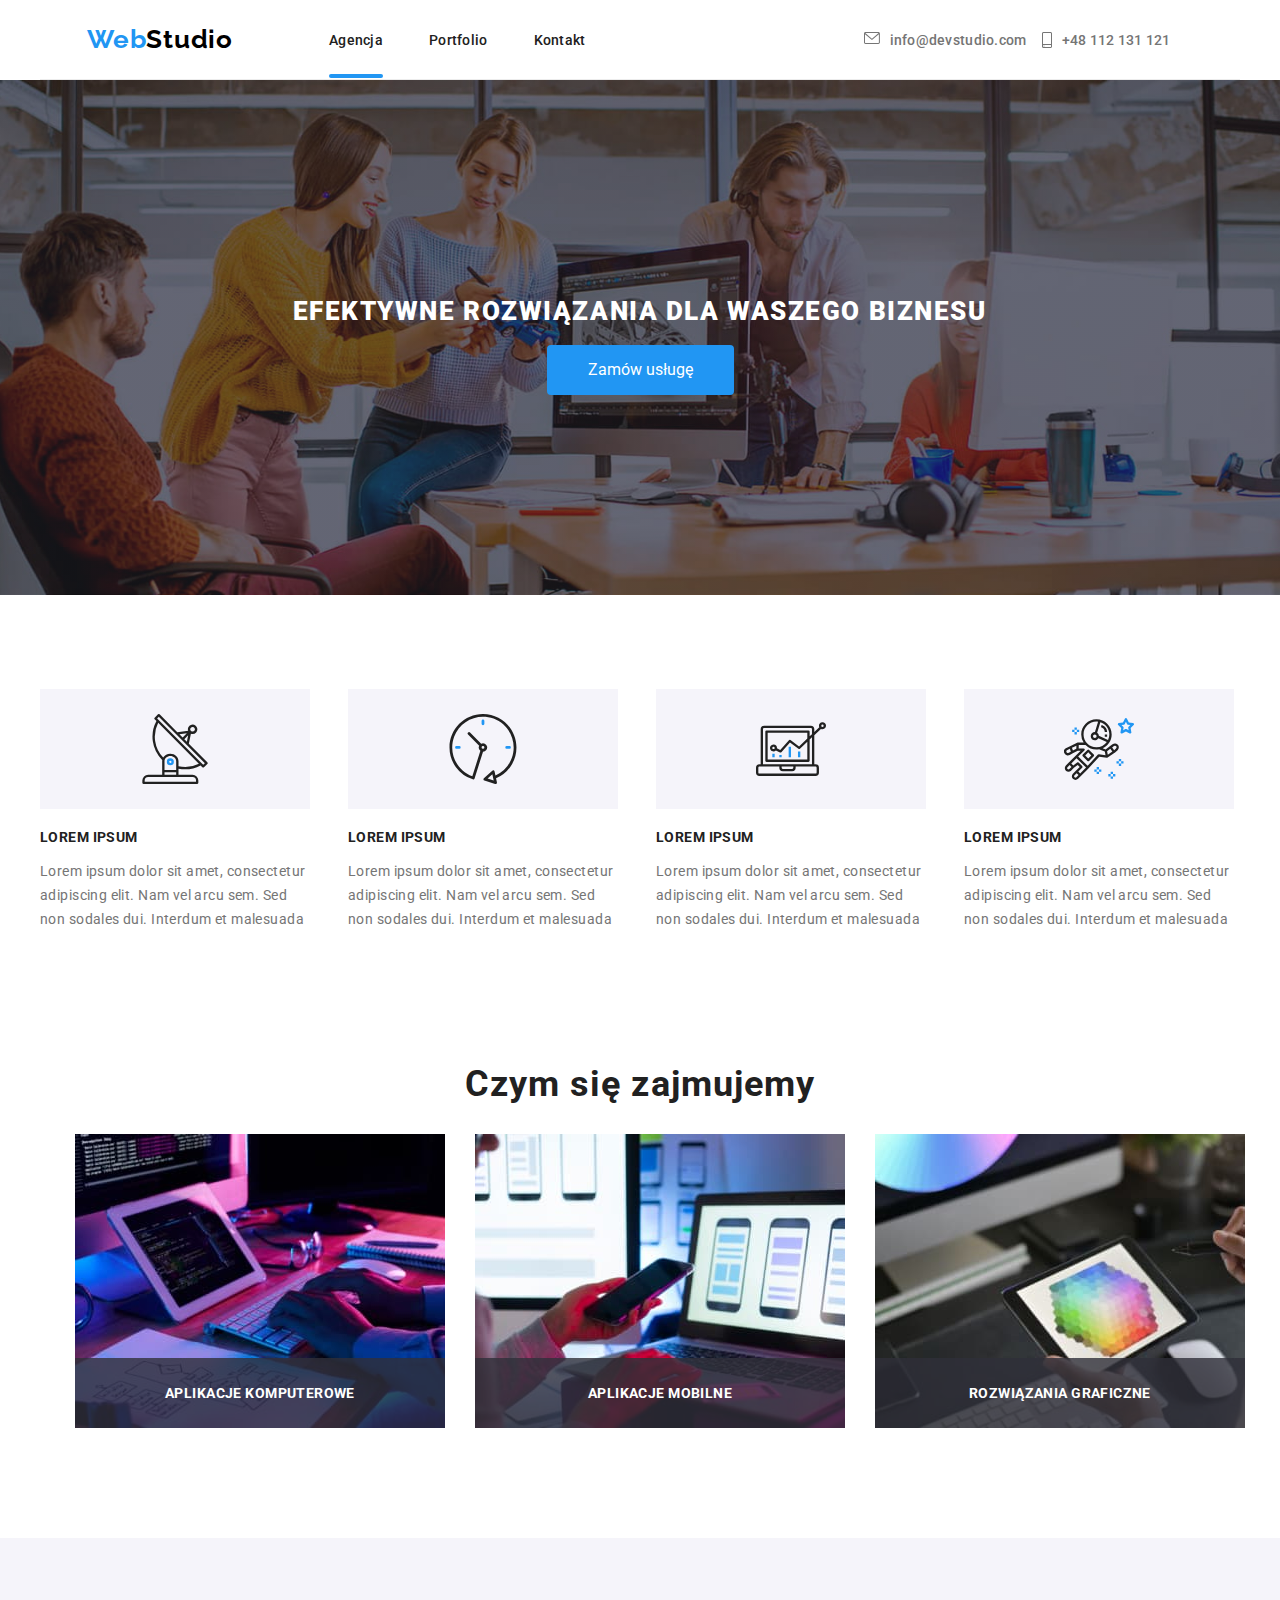
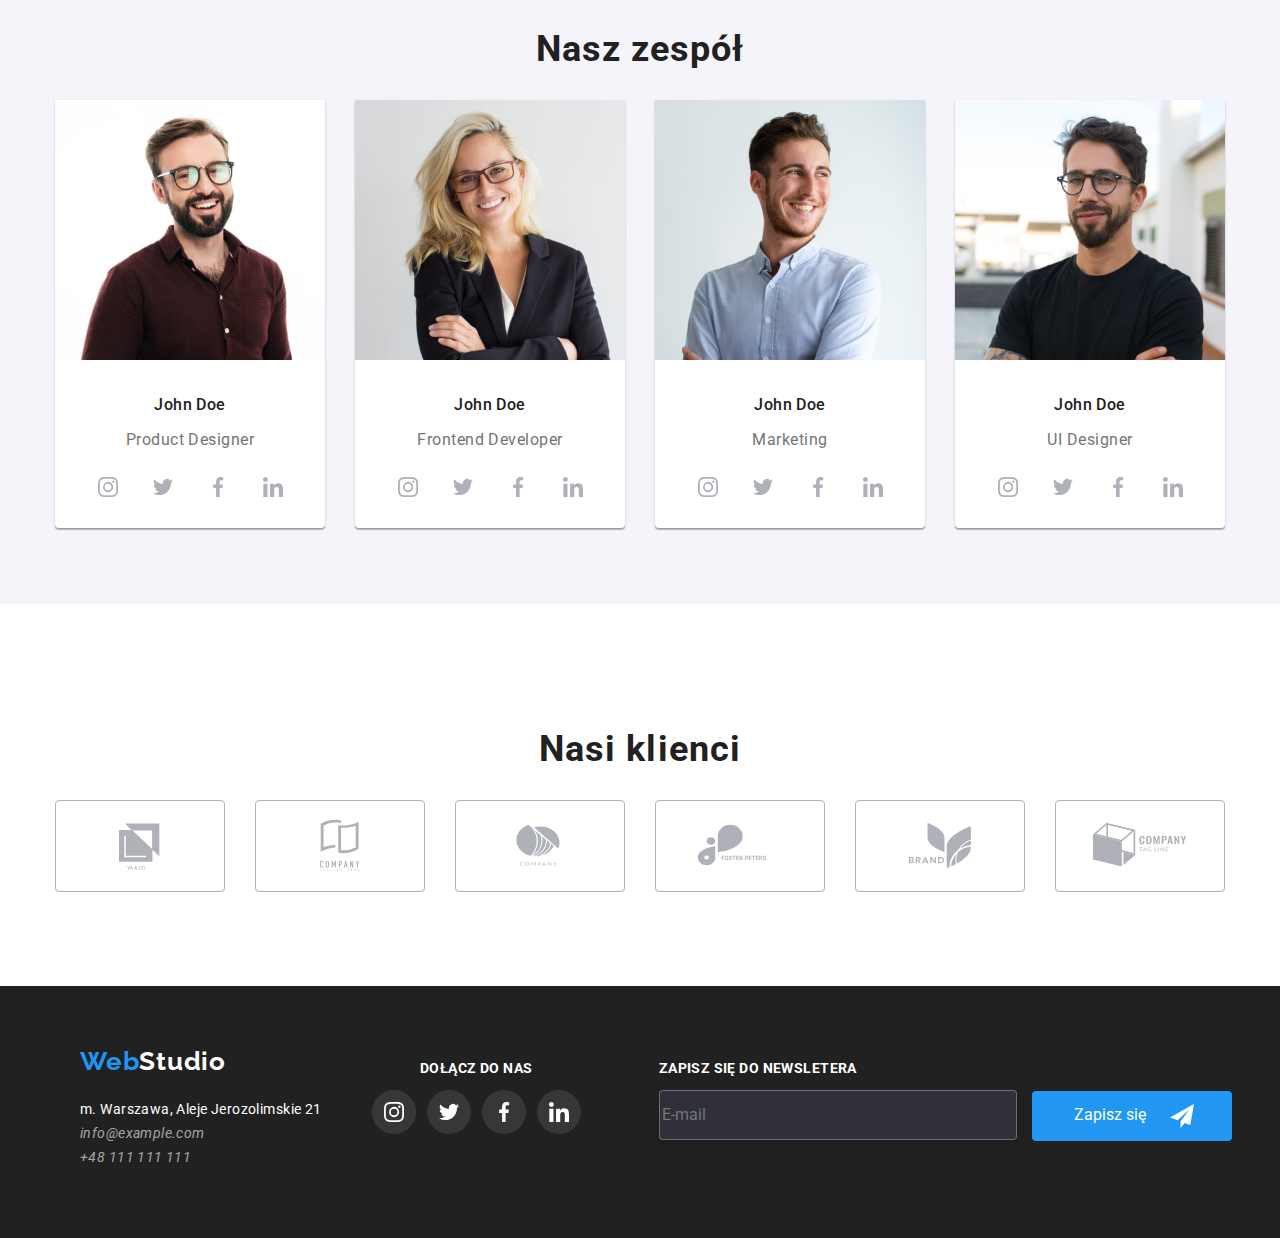
<file: index.html>
<!DOCTYPE html>
<html lang="en">
  <head>
    <link rel="stylesheet" href="CSS/normalize.css" />
    <link rel="stylesheet" href="CSS/main.min.css" />
    <meta charset="UTF-8" />
    <meta http-equiv="X-UA-Compatible" content="IE=edge" />
    <meta name="viewport" content="width=device-width, initial-scale=1.0" />
    <title>Studio</title>
    <link rel="preconnect" href="https://fonts.googleapis.com" />
    <link rel="preconnect" href="https://fonts.gstatic.com" crossorigin />
    <link
      href="https://fonts.googleapis.com/css2?family=Raleway:wght@700&family=Roboto:wght@400;500;700;900&display=swap"
      rel="stylesheet"
    />
  </head>
  <body>

    <header class="header">

     
          
      <div class="container header__container">

        
        <div class="header__logo">
          <a
            class="logo-link header__logo-link"
            href="index.html"
            target="_blank"
            rel="noreferrer noopener"
          >
            <span class="logo-part">Web</span>Studio</a
          >
        </div>

  <button class="nav__btn" type="button" data-menu-open>
            <svg class="nav__icon" width="40px" height="40px">
              <use href="./images/icons.svg#menu-mobile"></use>
            </svg>
          </button>

        <nav class="main-nav">
        <ul class="main-nav__list">
          <li>
            <a class="link main-nav__link main-nav__link--underline" href="index.html">Agencja</a>
          </li>
          <li>
            <a class="link main-nav__link" href="portfolio.html">Portfolio</a>
          </l>
          <li>
            <a class="link main-nav__link" href="#" target="_blank" rel="noreferrer noopener">Kontakt</a>
          </li>
        </ul> 
      </nav> 

        <div class="contacts">
      <ul class="contacts__list">
        <li class="contacts__element"> <svg width="16" height="12">
          <use href="./images/icons.svg#icon-envelope"></use>
          </svg><a class="link contacts__link contacts__link--mail" href="mailto:info@devstudio.com">info@devstudio.com</a></li>
        <li class="contacts__element"><svg width="10" height="16">
          <use href="./images/icons.svg#icon-smartphone"></use>
          </svg><a class=" link contacts__link contacts__link--tel" href="tel:+48112131121">+48 112 131 121</a></li>
      </ul> 
      </div>
      </div>
    </header>

     <main>
      <section class="section main-title">
        <div class="container main-title__container">
          <h1 class="main-title__h1">
            EFEKTYWNE ROZWIĄZANIA DLA WASZEGO BIZNESU
          </h1>
          <button type="button" class="main-title__button" data-modal-open>
            Zamów usługę
          </button>
        </div>
      </section>

        <!-- MODAL CLOSE   -->
 
      <div class="backdrop backdrop--is-hidden" data-modal>
        <div class="backdrop__modal">
          <button type="button" class="backdrop__close-btn" data-modal-close>
            <svg width="11" height="11">
              <use href="./images/icons.svg#icon-close-black-18dp-2-1"></use>
            </svg>
          </button>

          <form class="backdrop__form">
            <p class="backdrop__header">
              Zostaw swoje dane w formularzu poniżej
            </p>

            <fieldset class="backdrop__fieldset">
              <label class="backdrop__label"> Imię </label>
              <svg class="backdrop__icon" width="14" height="14">
                <use href="./images/icons.svg#icon-person-black"></use>
              </svg>
              <input class="backdrop__input" type="text" name="name" />
            </fieldset>
            <fieldset class="backdrop__fieldset">
              <label class="backdrop__label"> Telefon </label>
              <svg class="backdrop__icon" width="14" height="14">
                <use href="./images/icons.svg#icon-phone-black"></use>
              </svg>
              <input class="backdrop__input" type="tel" name="phone_number" />
            </fieldset>
            <fieldset class="backdrop__fieldset">
              <label class="backdrop__label"> E-mail </label>
              <svg class="backdrop__icon" width="14" height="14">
                <use href="./images/icons.svg#icon-e-mail-black"></use>
              </svg>

              <input class="backdrop__input" type="email" name="email" />
            </fieldset>

            <fieldset class="backdrop__comment">
              <label class="backdrop__label--comment"> Komentarz </label>
              <textarea
                class="backdrop__textarea"
                name="comment"
                rows="5"
              ></textarea>
            </fieldset>

            <label class="backdrop__checkbox">
              <input
                class="backdrop__checkbox-input"
                type="checkbox"
                name="consent"
              />
              <span>
                <svg class="backdrop__checkbox-icon" width="11" height="8">
                  <use href="./images/icons.svg#icon-check"></use>
                </svg>
              </span>
              Oświadczam iż akceptuję&nbsp<a
                class="backdrop__consent-link"
                href="#"
              >
                Regulamin</a
              >&nbspi&nbsp<a class="backdrop__consent-link" href="#">
                Politykę Prywatności.</a
              >
            </label>
            <div class="backdrop__button-box">
              <button type="submit" class="submit-button">Wyślij</button>
            </div>
          </form>
        </div>
      </div> 

       <div class="motives">
        <ul class="list icons-list">
          <li class="icons-list__item">
            <figure class="motives__figure">
              <svg class="icon" width="70" height="70">
                <use href="./images/icons.svg#icon-antenna-1"></use>
              </svg>
            </figure>
            <span class="motives__lorem-title">LOREM IPSUM</span>
            <div class="motives__lorem-paragraph-container">
              <p class="motives__lorem-paragraph">
                Lorem ipsum dolor sit amet, consectetur adipiscing elit. Nam vel
                arcu sem. Sed non sodales dui. Interdum et malesuada
              </p>
            </div>
          </li>
          <li class="icons-list__item">
            <figure class="motives__figure">
              <svg class="icon" width="70" height="70">
                <use href="./images/icons.svg#icon-clock1"></use>
              </svg>
            </figure>
            <span class="motives__lorem-title">LOREM IPSUM</span>
            <div class="motives__lorem-paragraph-container">
              <p class="motives__lorem-paragraph">
                Lorem ipsum dolor sit amet, consectetur adipiscing elit. Nam vel
                arcu sem. Sed non sodales dui. Interdum et malesuada
              </p>
            </div>
          </li>
          <li class="icons-list__item">
            <figure class="motives__figure">
              <svg class="icon" width="70" height="70">
                <use href="./images/icons.svg#icon-diagram1"></use>
              </svg>
            </figure>
            <span class="motives__lorem-title">LOREM IPSUM</span>
            <div class="motives__lorem-paragraph-container">
              <p class="motives__lorem-paragraph">
                Lorem ipsum dolor sit amet, consectetur adipiscing elit. Nam vel
                arcu sem. Sed non sodales dui. Interdum et malesuada
              </p>
            </div>
          </li>
          <li class="icons-list__item">
            <figure class="motives__figure">
              <svg class="icon" width="70" height="70">
                <use href="./images/icons.svg#icon-astronaut1"></use>
              </svg>
            </figure>
            <span class="motives__lorem-title">LOREM IPSUM</span>
            <div class="motives__lorem-paragraph-container">
              <p class="motives__lorem-paragraph">
                Lorem ipsum dolor sit amet, consectetur adipiscing elit. Nam vel
                arcu sem. Sed non sodales dui. Interdum et malesuada
              </p>
            </div>
          </li>
        </ul>
      </div> 


      <section class="section section-services">
        <div class="section-services__container">
          <h2 class="secondary-header">Czym się zajmujemy</h2>

          <ul class="list section-services__list">
            <li class="section-services__thumb">
              <img src="./images/box1.jpg" alt="box1" width="370" />
              <p class="section-services__label">Aplikacje komputerowe</p>
            </li>

            <li class="section-services__thumb">
              <img src="./images/box2.jpg" alt="box2" width="370" />
              <p class="section-services__label">Aplikacje mobilne</p>
            </li>

            <li class="section-services__thumb">
              <img src="./images/box3.jpg" alt="box3" width="370" />
              <p class="section-services__label">Rozwiązania graficzne</p>
            </li>
          </ul>
        </div>
      </section>




      <section class="section section-team">
        <div class="container section-team__container">
          <h2 class="secondary-header">Nasz zespół</h2>
          <ul class="list section-team__list">
            <li>
              <figure class="section-team__figure">
               
               <picture>
                  <source
                    media="(min-width: 1200px)"
                    srcset="
                    ./images/img1.webp                      1x,
                      ./images/team-webp/team1desktop@2.webp 2x
                    "
                    type="image/webp"
                  />

                  <source
                    media="(min-width: 768px)"
                    srcset="
                      ./images/team-webp/team1tablet.webp   1x,
                      ./images/team-webp/team1tablet@2.webp 2x
                    "
                    type="image/webp"
                  />

                  <source
                    media="(max-width: 767px)"
                    srcset="
                      ./images/team-webp/team1mobile.webp    1x,
                      ./images/team-webp/team1mobile@2.webp 2x
                    "
                    type="image/webp"
                  />

                  <img
                    class="section-team__photo"
                    src="./images/img1.webp"
                    alt="John Doe"
                  />
                </picture>
              

                <figcaption class="section-team__figcaption">
                  <span class="section-team__names">John Doe</span>
                  <pre class="section-team__position">Product Designer</pre>
                </figcaption>
                <ul class="list section-team__icons-list">
                  <li>
                    <svg class="icon section-team__icon" width="44" height="44">
                      <use href="./images/icons.svg#icon-ig"></use>
                    </svg>
                  </li>
                  <li>
                    <svg class="icon section-team__icon" width="44" height="44">
                      <use href="./images/icons.svg#icon-twitter-bird"></use>
                    </svg>
                  </li>
                  <li>
                    <svg class="icon section-team__icon" width="44" height="44">
                      <use href="./images/icons.svg#icon-f"></use>
                    </svg>
                  </li>
                  <li>
                    <svg class="icon section-team__icon" width="44" height="44">
                      <use href="./images/icons.svg#icon-linkedin4"></use>
                    </svg>
                  </li>
                </ul>
              </figure>
            </li>
            <li>
              <figure class="section-team__figure">
                
                 <picture>
                  <source
                    media="(min-width: 1200px)"
                    srcset="
                      ./images/img2.webp                      1x,
                      ./images/team-webp/team2desktop@2.webp 2x
                    "
                    type="image/webp"
                  />

                  <source
                    media="(min-width: 768px)"
                    srcset="
                      ./images/team-webp/team2tablet.webp   1x,
                      ./images/team-webp/team2tablet@2.webp 2x
                    "
                    type="image/webp"
                  />

                  <source
                    media="(max-width: 767px)"
                    srcset="
                      ./images/team-webp/team2mobile.webp    1x,
                      ./images/team-webp/team2mobile@2.webp 2x
                    "
                    type="image/webp"
                  />

                  <img
                    class="section-team__photo"
                    src="./images/img2.webp"
                    alt="John Doe"
                  />
                </picture>

              

                 <figcaption class="section-team__figcaption">
                  <span class="section-team__names">John Doe</span>
                  <pre class="section-team__position">Frontend Developer</pre>
                </figcaption>
                <ul class="list section-team__icons-list">
                  <li>
                    <svg class="icon section-team__icon" width="44" height="44">
                      <use
                        class="social-icon-our-team"
                        href="./images/icons.svg#icon-ig"
                      ></use>
                    </svg>
                  </li>
                  <li>
                    <svg class="icon section-team__icon" width="44" height="44">
                      <use href="./images/icons.svg#icon-twitter-bird"></use>
                    </svg>
                  </li>
                  <li>
                    <svg class="icon section-team__icon" width="44" height="44">
                      <use href="./images/icons.svg#icon-f"></use>
                    </svg>
                  </li>
                  <li>
                    <svg class="icon section-team__icon" width="44" height="44">
                      <use href="./images/icons.svg#icon-linkedin4"></use>
                    </svg>
                  </li>
                </ul>
              </figure>
            </li>

            <li>
              <figure class="section-team__figure">
                <picture>
                  <source
                    media="(min-width: 1200px)"
                    srcset="
                      ./images/img3.webp                      1x,
                      ./images/team-webp/team3desktop@2.webp 2x
                    "
                    type="image/webp"
                  />

                  <source
                    media="(min-width: 768px)"
                    srcset="
                      ./images/team-webp/team3tablet.webp   1x,
                      ./images/team-webp/team3tablet@2.webp 2x
                    "
                    type="image/webp"
                  />

                  <source
                    media="(max-width: 767px)"
                    srcset="
                      ./images/team-webp/team3mobile.webp    1x,
                      ./images/team-webp/team3mobile@2.webp 2x
                    "
                    type="image/webp"
                  />

                  <img
                    class="section-team__photo"
                    src="./images/img3.webp"
                    alt="John Doe"
                  />
                </picture>

                <figcaption class="section-team__figcaption">
                  <span class="section-team__names">John Doe</span>
                  <pre class="section-team__position">Marketing</pre>
                </figcaption>
                <ul class="list section-team__icons-list">
                  <li>
                    <svg class="icon section-team__icon" width="44" height="44">
                      <use href="./images/icons.svg#icon-ig"></use>
                    </svg>
                  </li>
                  <li>
                    <svg class="icon section-team__icon" width="44" height="44">
                      <use href="./images/icons.svg#icon-twitter-bird"></use>
                    </svg>
                  </li>
                  <li>
                    <svg class="icon section-team__icon" width="44" height="44">
                      <use href="./images/icons.svg#icon-f"></use>
                    </svg>
                  </li>
                  <li>
                    <svg class="icon section-team__icon" width="44" height="44">
                      <use href="./images/icons.svg#icon-linkedin4"></use>
                    </svg>
                  </li>
                </ul>
              </figure>
            </li>

            <li>
              <figure class="section-team__figure">
                <picture>
                  <source
                    media="(min-width: 1200px)"
                    srcset="
                      ./images/img4.webp                      1x,
                      ./images/team-webp/team4desktop@2.webp 2x
                    "
                    type="image/webp"
                  />

                  <source
                    media="(min-width: 768px)"
                    srcset="
                      ./images/team-webp/team4tablet.webp   1x,
                      ./images/team-webp/team4tablet@2.webp 2x
                    "
                    type="image/webp"
                  />

                  <source
                    media="(max-width: 767px)"
                    srcset="
                      images/team-webp/team4mobile.webp    1x,
                      /images/team-webp/team4mobile@2.webp 2x
                    "
                    type="image/webp"
                  />

                  <img
                    class="section-team__photo"
                    src="./images/img4.webp"
                    alt="John Doe"
                  />
                </picture>

                <figcaption class="section-team__figcaption">
                  <span class="section-team__names">John Doe</span>
                  <pre class="section-team__position">UI Designer</pre>
                </figcaption>
                <ul class="list section-team__icons-list">
                  <li>
                    <svg class="icon section-team__icon" width="44" height="44">
                      <use href="./images/icons.svg#icon-ig"></use>
                    </svg>
                  </li>
                  <li>
                    <svg class="icon section-team__icon" width="44" height="44">
                      <use href="./images/icons.svg#icon-twitter-bird"></use>
                    </svg>
                  </li>
                  <li>
                    <svg class="icon section-team__icon" width="44" height="44">
                      <use href="./images/icons.svg#icon-f"></use>
                    </svg>
                  </li>
                  <li>
                    <svg class="icon section-team__icon" width="44" height="44">
                      <use href="./images/icons.svg#icon-linkedin4"></use>
                    </svg>
                  </li>
                </ul>
              </figure>
            </li>
          </ul>
        </div>
      </section>

     <section class="section section-clients">
        <div>
          <h2 class="secondary-header">Nasi klienci</h2>
          <ul class="list icons-list section-clients__icons-list">
            <li>
              <figure class="section-clients__figure">
                <svg class="icon our-clients" width="106" height="60">
                  <use href="./images/icons.svg#icon-logo1"></use>
                </svg>
              </figure>
            </li>

            <li>
              <figure class="section-clients__figure">
                <svg class="icon" width="106" height="60">
                  <use href="./images/icons.svg#icon-logo2"></use>
                </svg>
              </figure>
            </li>

            <li>
              <figure class="section-clients__figure">
                <svg class="icon" width="106" height="60">
                  <use href="./images/icons.svg#icon-logo3"></use>
                </svg>
              </figure>
            </li>

            <li>
              <figure class="section-clients__figure">
                <svg class="icon" width="106" height="60">
                  <use href="./images/icons.svg#icon-logo4"></use>
                </svg>
              </figure>
            </li>

            <li>
              <figure class="section-clients__figure">
                <svg class="icon" width="106" height="60">
                  <use href="./images/icons.svg#icon-logo5"></use>
                </svg>
              </figure>
            </li>

            <li>
              <figure class="section-clients__figure">
                <svg class="icon" width="106" height="60">
                  <use href="./images/icons.svg#icon-logo6"></use>
                </svg>
              </figure>
            </li>
          </ul>
        </div>
      </section>
    </main>

   <section class="section section-footer">
    <footer class="section-footer__footer-tag">
       <div class="section-footer__logo-wrapper">
        <div class="section-footer__child">
      <a class="section-footer__logo" href="index.html"  target="_blank" rel="noreferrer noopener">
        <span class="logo-part">Web</span>Studio</a
      >
      </div>
      <div class="section-footer__child">
      <address>
        <ul class="list section-footer__list">
          <li class="section-footer__address">m. Warszawa, Aleje Jerozolimskie 21</li>
          <li><a class="section-footer__link" href="mailto:info@example.com">info@example.com</a></li>
          <li><a class="section-footer__link" href="tel:+48111111111">+48 111 111 111</a></li>
        </ul>
      </address>
      </div>
     </div>
     <div class="wrapper-stubborn-list">
      <p class="section-footer__join-us">Dołącz do nas</p>
       <ul class="stubborn-list">
                <li> <svg class="icon section-footer__icon" width="44" height="44">
          <use href="./images/icons.svg#icon-ig"></use>
          </svg></li>
                 <li> <svg class="icon section-footer__icon" width="44" height="44">
          <use href="./images/icons.svg#icon-twitter-bird"></use>
          </svg></li>
                  <li> <svg class="icon section-footer__icon" width="44" height="44">
          <use href="./images/icons.svg#icon-f"></use>
          </svg></li>
            <li> <svg class="icon section-footer__icon" width="44" height="44">
          <use href="./images/icons.svg#icon-linkedin4"></use>
          </svg></li>
              </ul>
     </div>

     <div class="section-footer__newsletter">
      <form class="section-footer__newsletter-form">
        <p class="section-footer__newsletter-text">Zapisz się do newsletera</p>
        <input type="email" name="email" placeholder="E-mail" class="section-footer__input"/>
        <button type="submit" class="submit-button section-footer__submit-button ">Zapisz się  <svg width="24" height="24">
          <use href="./images/icons.svg#icon-send-form"></use>
        </svg></button>
      </form>
     </div>

    </footer>
    </section> 

   
   
    <!-- mobile-menu -->
   
      <div class="mobile-menu__overley" data-menu>
        <div class="mobile-menu">
          <button class="mobile-menu__btn" type="button" data-menu-close>
            <svg class="mobile-menu__icon" width="40px" height="40px">
              <use href="./images/icons.svg#icon-close-black-18dp-2-1"></use>
            </svg>
          </button>
          <ul class="mobile-menu__list-nav">
            <li class="mobile-menu__item-nav">
              <a class="mobile-menu__link-nav mobile-menu__link-nav-accent" href="./index.html"
                >Studio</a
              >
            </li>
            <li class="mobile-menu__item-nav">
              <a class="mobile-menu__link-nav" href="./portfolio.html">Portfolio</a>
            </li>
            <li class="mobile-menu__item-nav">
              <a class="mobile-menu__link-nav" href="">Кontakt</a>
            </li>
          </ul>
          <ul class="mobile-menu__list-contact">
            <li class="mobile-menu__list-contact-tel">
              <a class="mobile-menu__link-contact-tel" href="tel:+48112131121">+48 112 131 121</a
              >
            </li>
            <li class="mobile-menu__list-contact-mailto">
              <a class="mobile-menu__link-contact-mailto" href="mailto:info@devstudio.com"
                >info@devstudio.com</a
              >
            </li>
          </ul>
          <ul class="mobile-menu__list-social">
            <li class="mobile-menu__item-social">
              <a
                class="mobile-menu__link-social"
                href="https://www.instagram.com/"
                target="_blank"
                rel="nofollow noopener noreferrer"
                aria-label="instagram"
                >Instagram</a
              >
            </li>
            <li class="mobile-menu__item-social">
              <a
                class="mobile-menu__link-social"
                href="https://twitter.com/"
                target="_blank"
                rel="nofollow noopener noreferrer"
                aria-label="twitter"
                >Twitter</a
              >
            </li>
            <li class="mobile-menu__item-social">
              <a
                class="mobile-menu__link-social"
                href="https://www.facebook.com/"
                target="_blank"
                rel="nofollow noopener noreferrer"
                aria-label="facebook"
                >Facebook</a
              >
            </li>
            <li class="mobile-menu__item-social">
              <a
                class="mobile-menu__link-social"
                href="https://www.linkedin.com/"
                target="_blank"
                rel="nofollow noopener noreferrer"
                aria-label="linkedin"
                >LinkedIn</a>
            </li>
          </ul>
        </div> 


      <!-- mobile-menu - end -->

    <script src="/modal.js"></script>
  
    <script defer src="/menu.js"></script>
  </body>
</html>
</file>
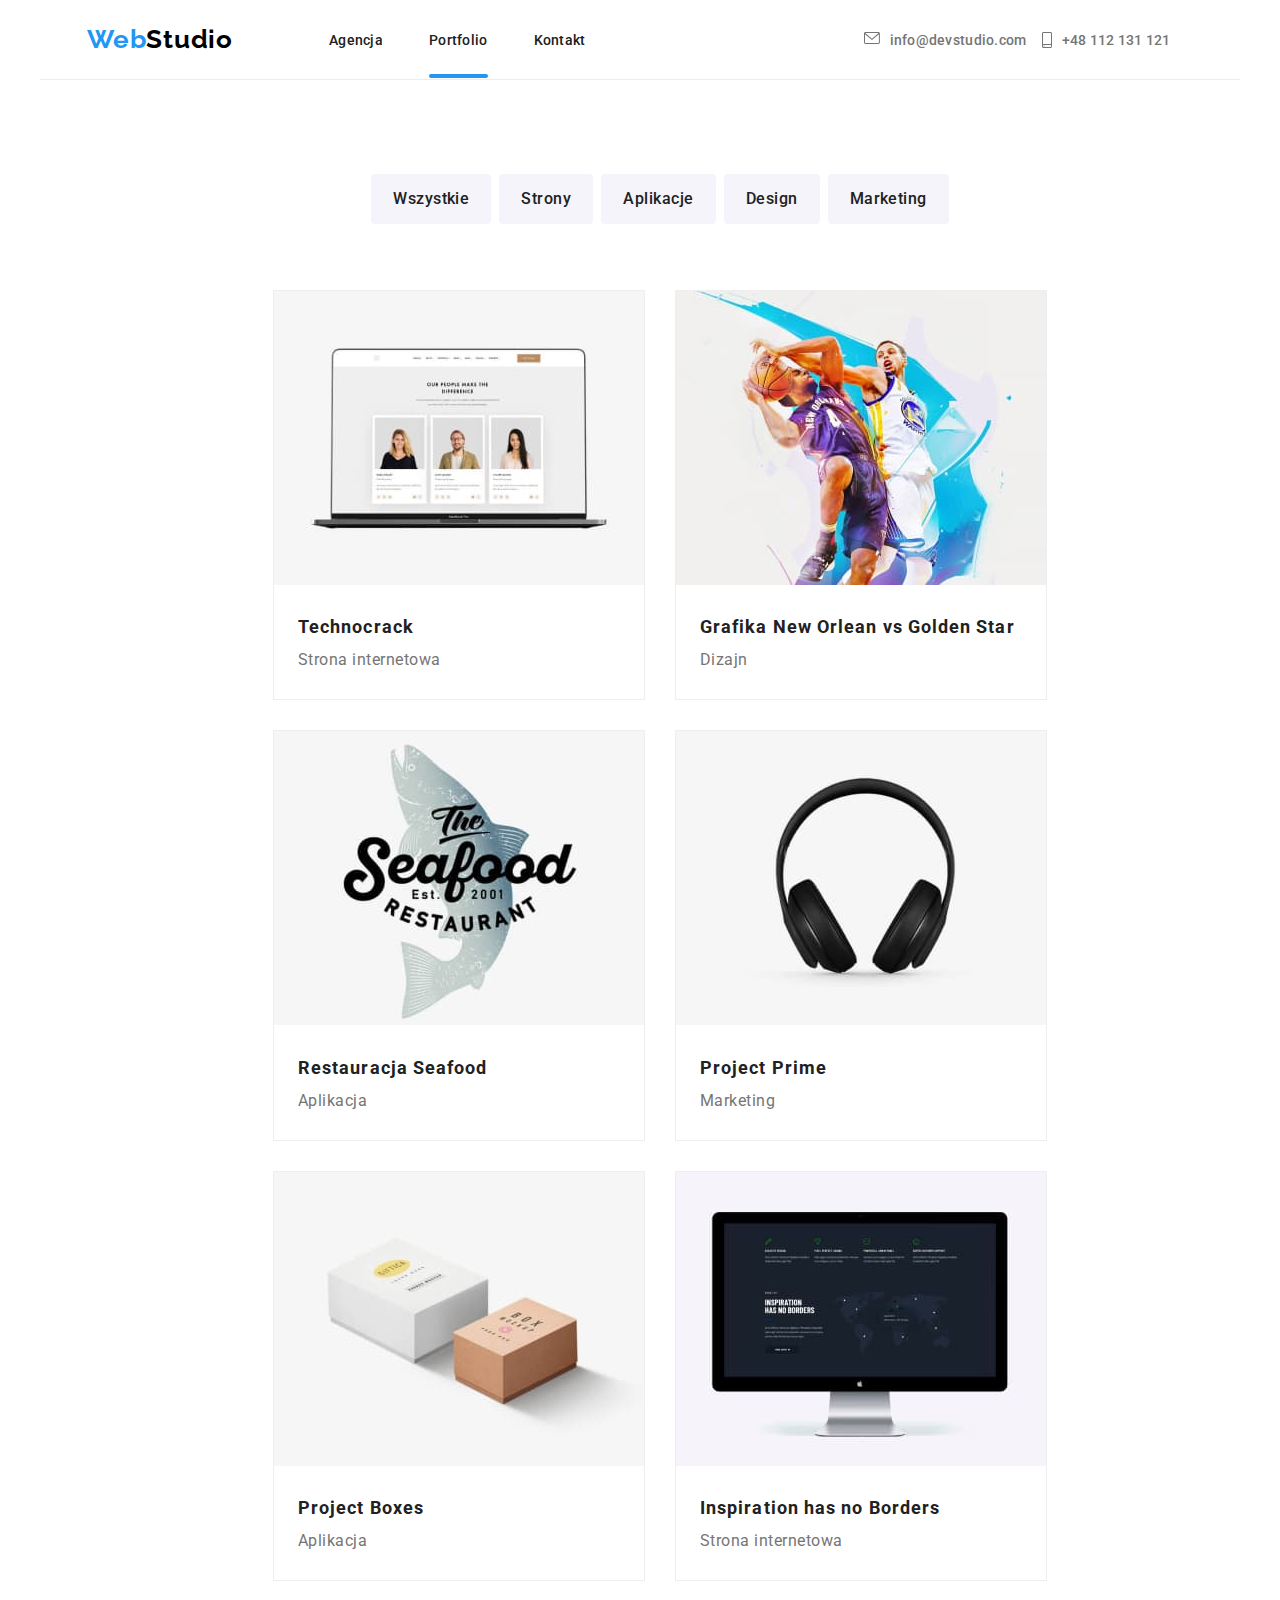
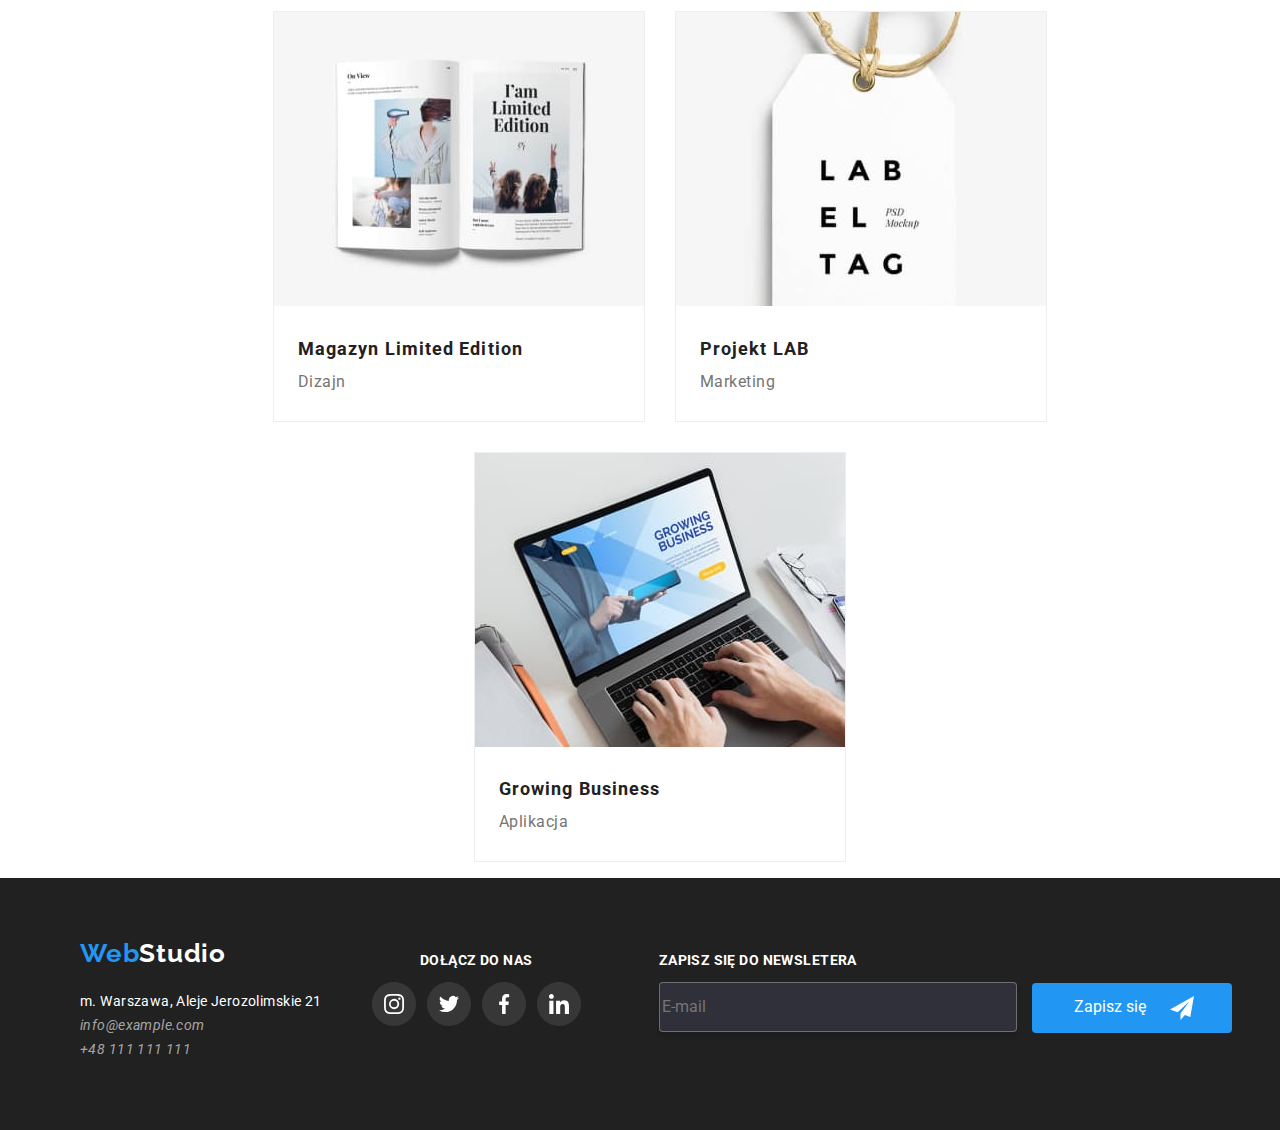
<file: portfolio.html>
<!DOCTYPE html>
<html lang="en">
<head>
    <meta charset="UTF-8">
    <meta http-equiv="X-UA-Compatible" content="IE=edge">
    <meta name="viewport" content="width=device-width, initial-scale=1.0">
    <title>Portfolio</title>
    <link rel="stylesheet" href="CSS/normalize.css" />

     <link rel="stylesheet" href="CSS/main.min.css" />
    <link rel="preconnect" href="https://fonts.googleapis.com">
<link rel="preconnect" href="https://fonts.gstatic.com" crossorigin>
<link href="https://fonts.googleapis.com/css2?family=Raleway:wght@700&family=Roboto:wght@400;500;700;900&display=swap" rel="stylesheet">
</head>
<body>
    
 <header class="header">
      <div class="header__container">
       <div class="header__logo">
        <a class="logo-link header__logo-link" href="index.html" target="_blank" rel="noreferrer noopener">
          <span class="logo-part">Web</span>Studio</a>
        </div>
       

        <nav class="main-nav">
        <ul class="main-nav__list">
          <li>
            <a class="link main-nav__link" href="index.html">Agencja</a>
          </li>
          <li>
            <a class="link main-nav__link main-nav__link--underline" href="portfolio.html">Portfolio</a>
          </l>
          <li>
            <a class="link main-nav__link" href="#" target="_blank" rel="noreferrer noopener">Kontakt</a>
          </li>
        </ul> 
      </nav>
      
   <div class="contacts">
      <ul class="contacts__list">
        <li class="contacts__element"> <svg width="16" height="12">
          <use href="./images/icons.svg#icon-envelope"></use>
          </svg><a class="link contacts__link contacts__link--mail" href="mailto:info@devstudio.com">info@devstudio.com</a></li>
        <li class="contacts__element"><svg width="10" height="16">
          <use href="./images/icons.svg#icon-smartphone"></use>
          </svg><a class=" link contacts__link contacts__link--tel" href="tel:+48112131121">+48 112 131 121</a></li>
      </ul>
      </div>
       </div>
    </header>


    <main>

    <nav>
        <ul class="list portfolio-buttons">
        <li class="portfolio-buttons__item"><button type="button" class="portfolio-buttons__button">Wszystkie</button></li>
        <li class="portfolio-buttons__item"><button type="button" class="portfolio-buttons__button">Strony</button></li>
        <li class="portfolio-buttons__item"><button type="button" class="portfolio-buttons__button">Aplikacje</button></li>
        <li class="portfolio-buttons__item"><button type="button" class="portfolio-buttons__button">Design</button></li>
        <li class="portfolio-buttons__item"><button type="button" class="portfolio-buttons__button">Marketing</button></li>
    </ul>
    </nav>

    <section class="section section-portfolio">
      <div class="section-portfolio__container">
        <ul class="list section-portfolio__list">
          <li>  
            <figure class="section-portfolio__figure">
              <div class="section-portfolio__wrapper">
              <img src="./images-portfolio/portfolio1.jpg" alt="" class="img-portfolio" width="370" /> 
              <div class="section-portfolio__overlay">
              <p class="section-portfolio__text">Technocrack jest popularną platformą wykorzystywaną do rozpowszechniania koronawirusa. Firmy wykorzystują tę platformę do celów szpiegowskich i ataków na niezabezpieczone serwery konkurencji</p>
              </div>
              
              <div>
              <figcaption class="section-portfolio__figcaption"><span class="section-portfolio__project-name">Technocrack</span> <pre class="section-portfolio__product">Strona internetowa</pre></figcaption>
              </div>
              </div>
            </figure>
            
            
          </li>

          <li>
            <figure class="section-portfolio__figure">
              <div class="section-portfolio__wrapper">
              <img src="./images-portfolio/portfolio2.jpg" alt="" width="370" />
               <div class="section-portfolio__overlay">
              <p class="section-portfolio__text">Technocrack jest popularną platformą wykorzystywaną do rozpowszechniania koronawirusa. Firmy wykorzystują tę platformę do celów szpiegowskich i ataków na niezabezpieczone serwery konkurencji</p>
              </div>
              <div>
              <figcaption class="section-portfolio__figcaption"><span class="section-portfolio__project-name"> Grafika New Orlean vs Golden Star </span> <pre class="section-portfolio__product">Dizajn</pre></figcaption>
              </div>
              </div>
            </figure>
          </li>

          <li>
             <figure class="section-portfolio__figure">
              <div class="section-portfolio__wrapper">
              <img src="./images-portfolio/portfolio3.jpg" alt="" width="370" />
                <div class="section-portfolio__overlay">
              <p class="section-portfolio__text">Technocrack jest popularną platformą wykorzystywaną do rozpowszechniania koronawirusa. Firmy wykorzystują tę platformę do celów szpiegowskich i ataków na niezabezpieczone serwery konkurencji</p>
              </div>
              <div>
              <figcaption class="section-portfolio__figcaption"><span class="section-portfolio__project-name">Restauracja Seafood</span> <pre class="section-portfolio__product">Aplikacja</pre></figcaption>
              </div>
              </div>
            </figure>
          </li>

          <li>
           <figure class="section-portfolio__figure">
              <div class="section-portfolio__wrapper">
              <img src="./images-portfolio/portfolio4.jpg" alt="" width="370" />
              <div class="section-portfolio__overlay">
              <p class="section-portfolio__text">Technocrack jest popularną platformą wykorzystywaną do rozpowszechniania koronawirusa. Firmy wykorzystują tę platformę do celów szpiegowskich i ataków na niezabezpieczone serwery konkurencji</p>
              </div>
              <div>
              <figcaption class="section-portfolio__figcaption"><span class="section-portfolio__project-name">Project Prime</span> <pre class="section-portfolio__product">Marketing</pre></figcaption>
            </div>
              </div>
            </figure>
          </li>

          <li>
            <figure class="section-portfolio__figure">
              <div class="section-portfolio__wrapper">
              <img src="./images-portfolio/portfolio5.jpg" alt="" width="370" />
              <div class="section-portfolio__overlay">
              <p class="section-portfolio__text">Technocrack jest popularną platformą wykorzystywaną do rozpowszechniania koronawirusa. Firmy wykorzystują tę platformę do celów szpiegowskich i ataków na niezabezpieczone serwery konkurencji</p>
              </div>
              <div>
              <figcaption class="section-portfolio__figcaption"><span class="section-portfolio__project-name">Project Boxes</span><pre class="section-portfolio__product">Aplikacja</pre></figcaption>
            </div>
              </div>
            </figure>
          </li>

          <li>
            <figure class="section-portfolio__figure">
               <div class="section-portfolio__wrapper">
              <img src="./images-portfolio/portfolio6.jpg" alt="" width="370" />
               <div class="section-portfolio__overlay">
              <p class="section-portfolio__text">Technocrack jest popularną platformą wykorzystywaną do rozpowszechniania koronawirusa. Firmy wykorzystują tę platformę do celów szpiegowskich i ataków na niezabezpieczone serwery konkurencji</p>
              </div>
              <div>
              <figcaption class="section-portfolio__figcaption"><span class="section-portfolio__project-name">Inspiration has no Borders</span> <pre class="section-portfolio__product">Strona internetowa</pre></figcaption>
               </div>
              </div>
            </figure>
          </li>

          <li>
            <figure class="section-portfolio__figure">
               <div class="section-portfolio__wrapper">
              <img src="./images-portfolio/portfolio7.jpg" alt="" width="370" />
              <div class="section-portfolio__overlay">
              <p class="section-portfolio__text">Technocrack jest popularną platformą wykorzystywaną do rozpowszechniania koronawirusa. Firmy wykorzystują tę platformę do celów szpiegowskich i ataków na niezabezpieczone serwery konkurencji</p>
              </div>
              <div>
              <figcaption class="section-portfolio__figcaption"><span class="section-portfolio__project-name">Magazyn Limited Edition</span><pre class="section-portfolio__product">Dizajn</pre></figcaption>
                </div>
              </div>
            </figure>
          </li>

          <li>
            <figure class="section-portfolio__figure">
               <div class="section-portfolio__wrapper">
              <img src="./images-portfolio/portfolio8.jpg" alt="" width="370" />
              <div class="section-portfolio__overlay">
              <p class="section-portfolio__text">Technocrack jest popularną platformą wykorzystywaną do rozpowszechniania koronawirusa. Firmy wykorzystują tę platformę do celów szpiegowskich i ataków na niezabezpieczone serwery konkurencji</p>
              </div>
              <div>
              <figcaption class="section-portfolio__figcaption"><span class="section-portfolio__project-name">Projekt LAB</span><pre class="section-portfolio__product">Marketing</pre></figcaption>
               </div>
              </div>
            </figure>
          </li>

          <li>
             <figure class="section-portfolio__figure">
               <div class="section-portfolio__wrapper">
              <img src="./images-portfolio/portfolio9.jpg" alt="" width="370" />
               <div class="section-portfolio__overlay">
              <p class="section-portfolio__text">Technocrack jest popularną platformą wykorzystywaną do rozpowszechniania koronawirusa. Firmy wykorzystują tę platformę do celów szpiegowskich i ataków na niezabezpieczone serwery konkurencji</p>
              </div>
              <div>
              <figcaption class="section-portfolio__figcaption"><span class="section-portfolio__project-name">Growing Business</span><pre class="section-portfolio__product">Aplikacja</pre></figcaption>
              </div>
              </div>
            </figure>
          </li>
        </ul>
        </div>
      </section>


</main>

<section class="section section-footer">
    <footer class="section-footer__footer-tag">
       <div class="section-footer__logo-wrapper">
        <div class="section-footer__child">
      <a class="section-footer__logo" href="index.html"  target="_blank" rel="noreferrer noopener">
        <span class="logo-part">Web</span>Studio</a
      >
      </div>
      <div class="section-footer__child">
      <address>
        <ul class="list section-footer__list">
          <li class="section-footer__address">m. Warszawa, Aleje Jerozolimskie 21</li>
          <li><a class="section-footer__link" href="mailto:info@example.com">info@example.com</a></li>
          <li><a class="section-footer__link" href="tel:+48111111111">+48 111 111 111</a></li>
        </ul>
      </address>
      </div>
     </div>
     <div class="wrapper-stubborn-list">
      <p class="section-footer__join-us">Dołącz do nas</p>
       <ul class="stubborn-list">
                <li> <svg class="icon section-footer__icon" width="44" height="44">
          <use href="./images/icons.svg#icon-ig"></use>
          </svg></li>
                 <li> <svg class="icon section-footer__icon" width="44" height="44">
          <use href="./images/icons.svg#icon-twitter-bird"></use>
          </svg></li>
                  <li> <svg class="icon section-footer__icon" width="44" height="44">
          <use href="./images/icons.svg#icon-f"></use>
          </svg></li>
            <li> <svg class="icon section-footer__icon" width="44" height="44">
          <use href="./images/icons.svg#icon-linkedin4"></use>
          </svg></li>
              </ul>
     </div>

     <div class="section-footer__newsletter">
      <form class="section-footer__newsletter-form">
        <p class="section-footer__newsletter-text">Zapisz się do newsletera</p>
        <input type="email" name="email" placeholder="E-mail" class="section-footer__input"/>
        <button type="submit" class="submit-button section-footer__submit-button ">Zapisz się  <svg width="24" height="24">
          <use href="./images/icons.svg#icon-send-form"></use>
        </svg></button>
      </form>
     </div>

    </footer>
    </section> 
</body>
</html>
</file>
<file: CSS/main.min.css>
:root{--header-footer-color: #212121;--page-color: white;--interactive-elements-color: #2196f3;--main-font-color: #212121;--secondary-font-color: #757575;--primal-text: #212121;--logo-text: #2196f3;--logo-header: #000000;--logo-footer: #ffffff;--slave-text: #757575;--mobile: 480px;--tablet: 768px;--desktop: 1200px}body{font-family:"Roboto",sans-serif;background-color:#fff;margin:0 auto}.list{list-style:none}.link{position:relative;margin-right:46px;color:var(--main-font-color);text-decoration:none;font-size:14px;font-weight:500;line-height:16px;letter-spacing:.02em}.link:hover{color:var(--interactive-elements-color)}.secondary-header{font-size:36px;font-weight:700;line-height:42px;letter-spacing:.03em;text-align:center;color:var(--main-font-color)}.submit-button{background-color:var(--interactive-elements-color);color:#fff;font-family:"Roboto",sans-serif;text-align:center;text-decoration:none;border-style:none;Height:50px;width:200px;Font-size:16px;cursor:pointer;margin-left:12px;border-radius:4px}.submit-button:hover{color:var(--main-font-color);background-color:#f5f4fa}.logo-part{color:var(--interactive-elements-color);margin:0px}.header{display:flex;background-color:var(--page-color);height:80px;box-sizing:border-box;margin-bottom:0px;max-width:1200px;justify-content:space-between;margin:0 auto}.header__container{display:flex;box-sizing:border-box;width:100%;height:80px;margin:0px auto;margin-top:0px;margin-bottom:0px;padding-left:15px;padding-right:15px;border-bottom:1px solid #ececec;background-color:var(--page-color);justify-content:space-between}@media screen and (max-width: 1199px){.header__container{margin:0px}}.header__logo{display:inline-block;margin:0px;margin-bottom:0px;padding-bottom:0px;box-sizing:border-box;margin-right:0px}.header__logo-link{display:flex;font-family:"Raleway";font-size:26px;font-weight:700;line-height:31px;letter-spacing:.03em;text-align:left;color:#000;text-decoration:none;margin-top:24px;margin-bottom:25px;margin-left:2rem;margin-right:4rem}@media screen and (max-width: 1199px){.header__logo-link{margin-left:1rem;margin-right:1rem}}.main-nav{display:flex;height:80px;padding:0px;margin-right:115px}@media screen and (min-width: 768px){.main-nav{margin-right:0px}}.main-nav__list{display:flex;list-style:none;padding:0px;margin:32px;justify-content:space-between}.main-nav__list::after{content:"";position:absolute;width:100%;height:4px;left:0;bottom:-31px;background-color:var(--interactive-elements-color);border-radius:2px;margin:0;width:0}.main-nav__link{display:flex}.main-nav__link--underline::after{content:"";position:absolute;width:100%;height:4px;left:0;bottom:-30px;background-color:var(--interactive-elements-color);border-radius:2px;margin:0;width:100}@media screen and (max-width: 767px){.main-nav{display:none}}.contacts{display:flex;list-style:none;box-sizing:border-box;height:80px;padding:0px;flex:4}@media screen and (max-width: 1199px){.contacts{justify-content:flex-end;margin-right:10%}}.contacts__list{display:flex;gap:15px;list-style:none;padding:0px;margin:32px}@media screen and (max-width: 1199px){.contacts__list{flex-direction:column;justify-content:center;grid-gap:10px;margin-right:0px}}@media screen and (min-width: 1200px){.contacts__list{margin-left:200px}}.contacts__link{display:flex;color:var(--secondary-font-color)}@media screen and (max-width: 1199px){.contacts__link{font-size:12px}}.contacts__element{display:flex;align-items:left}.contacts__element:hover{--color: var(--interactive-elements-color);--color4: var(--interactive-elements-color);--color5: var(--interactive-elements-color)}.contacts__link--mail{margin-right:0px;margin-left:10px}.contacts__link--tel{margin-left:10px;margin-right:0px}@media screen and (max-width: 767px){.contacts{display:none}}.main-title{padding:118px 0;max-width:1600px;margin:0 auto;background-repeat:no-repeat;background-position:center;background-size:cover;background-color:#c4c4c4;text-align:center;background-image:linear-gradient(to right, rgba(47, 48, 58, 0.4), rgba(47, 48, 58, 0.4)),url(/images/responsive-images/header-mobile.jpg)}@media(min-device-pixel-ratio: 2),(min-resolution: 192dpi),(min-resolution: 2dppx){.main-title{background-image:linear-gradient(to right, rgba(47, 48, 58, 0.4), rgba(47, 48, 58, 0.4)),url(/images/responsive-images/header-mobile@2x.jpg)}}@media screen and (min-width: 768px){.main-title{background-image:linear-gradient(to right, rgba(47, 48, 58, 0.4), rgba(47, 48, 58, 0.4)),url(/images/responsive-images/header-tablet.jpg)}}@media screen and (min-width: 768px)and (min-device-pixel-ratio: 2),screen and (min-width: 768px)and (min-resolution: 192dpi),screen and (min-width: 768px)and (min-resolution: 2dppx){.main-title{background-image:linear-gradient(to right, rgba(47, 48, 58, 0.4), rgba(47, 48, 58, 0.4)),url(/images/responsive-images/header-tablet@2x.jpg)}}@media screen and (min-width: 1200px){.main-title{max-width:1600px;margin:0 auto;padding:200px 0;background-image:linear-gradient(to right, rgba(47, 48, 58, 0.4), rgba(47, 48, 58, 0.4)),url(/images/backgroundheader.jpg)}}@media screen and (min-width: 1200px)and (min-device-pixel-ratio: 2),screen and (min-width: 1200px)and (min-resolution: 192dpi),screen and (min-width: 1200px)and (min-resolution: 2dppx){.main-title{background-image:linear-gradient(to right, rgba(47, 48, 58, 0.4), rgba(47, 48, 58, 0.4)),url(/images/responsive-images/header-desktop@2x.jpg)}}.main-title__h1{font-size:26px;color:#fff;padding-left:57px;padding-right:58px;font-weight:900;letter-spacing:.06em}.main-title__button{background-color:var(--interactive-elements-color);color:#fff;font-family:"Roboto",sans-serif;text-align:center;text-decoration:none;border-style:none;height:50px;font-size:16px;cursor:pointer;margin:0 auto;border-radius:4px;padding:10px 41px;margin-top:0px}.main-title__button:hover{color:var(--main-font-color);background-color:#f5f4fa}.backdrop{position:fixed;display:flex;left:0;top:0;width:100%;height:100%;background-color:rgba(0,0,0,.1);background:rgba(0,0,0,.2);visibility:3s;transform:translate(3);transition-duration:1s;transition-timing-function:ease-in-out;z-index:1}.backdrop--is-hidden{opacity:0;visibility:hidden;pointer-events:none;transform:scale(3)}.backdrop__modal{position:absolute;top:50%;left:50%;transform:translate(-50%, -50%);width:450px;min-height:609px;background-color:#fff;box-shadow:0px 1px 3px rgba(0,0,0,.12),0px 1px 1px rgba(0,0,0,.14),0px 2px 1px rgba(0,0,0,.2);border-radius:4px}.backdrop__close-btn{height:30px;width:30px;position:relative;position:absolute;background-color:#fff;border-radius:50%;border:1px solid rgba(0,0,0,.1);right:8px;top:8px}.backdrop__form{margin-top:40px;align-items:center}.backdrop__header{font-size:20px;font-weight:700;line-height:30px;color:#212121;text-align:center;margin-bottom:15px;margin-left:50px;margin-right:50px}.backdrop__fieldset{display:flex;margin-block:28px;position:relative;width:370px;height:40px;border:1px solid rgba(33,33,33,.2);border-radius:4px;margin-left:40px;padding:0px;align-items:center}.backdrop__fieldset:focus-within{fill:var(--interactive-elements-color);border-color:var(--interactive-elements-color);transition:250ms;transition-timing-function:cubic-bezier(0.4, 0, 0.2, 1);background-color:#fff}.backdrop__comment{display:flex;width:370px;height:120px;padding:0px;align-items:center;margin-left:40px;border:1px solid rgba(33,33,33,.2);border-radius:4px}.backdrop__comment:focus-within{outline:1px solid var(--interactive-elements-color);transition:250ms;transition-timing-function:cubic-bezier(0.4, 0, 0.2, 1)}.backdrop__textarea{resize:none;border:0;background-color:rgba(0,0,0,0);font-size:16px;width:340px;height:120px;margin:0px;padding:10px 2px}.backdrop__textarea:focus{outline:none}.backdrop__label{position:absolute;top:-18px;left:0px;color:#757575;font-size:12px;line-height:14px;letter-spacing:.01em}.backdrop__label--comment{position:absolute;top:315px;left:40px;color:#757575;font-size:12px}.backdrop__input{border:0;background-color:rgba(0,0,0,0);font-size:16px;width:320px}.backdrop__input:focus{outline:none}.backdrop__checkbox{display:flex;position:static;margin-left:52px;margin-right:54px;font-size:11px;line-height:24px;letter-spacing:.03em;text-align:left;align-items:center;margin-top:20px}.backdrop:checked+span svg{fill:#fff;background-color:#2196f3;border:.2px solid #fff;transition:250ms;transition-timing-function:cubic-bezier(0.4, 0, 0.2, 1)}.backdrop__checkbox-input{width:16px;height:15px;margin-right:7px}.backdrop__consent-link{color:var(--interactive-elements-color)}.backdrop__button-box{text-align:center;margin-top:30px}.backdrop__icon{margin:14px 15px}.backdrop__checkbox-icon{width:16px;height:15px;position:absolute;left:55px;bottom:120px;fill:#fff;border:solid 1px #212121;border-radius:2px}.backdrop__checkbox-input{visibility:hidden}@media screen and (max-width: 480px){.backdrop{width:100%;height:100%;margin:0 auto}.backdrop__modal{max-width:320px}.backdrop__fieldset{width:250px;height:40px}.backdrop__comment{max-width:250px;height:120px}.backdrop__textarea{font-size:12px;max-width:250px;height:120px}.backdrop__input{border:0;background-color:rgba(0,0,0,0);font-size:12px;width:200px}.backdrop__checkbox{margin-left:27px;margin-right:5px;font-size:9px;line-height:24px;letter-spacing:.03em;text-align:left;align-items:center;margin-top:17px}.backdrop__checkbox-icon{width:16px;height:15px;position:absolute;left:30px;bottom:120px;fill:#fff;border:solid 1px #212121;border-radius:2px}}@media screen and (min-width: 1200px){.backdrop__modal{width:528px;min-height:581px}.backdrop__header{line-height:23px;margin-bottom:30px}.backdrop__fieldset{width:448px}.backdrop__comment{width:448px}.backdrop__textarea{width:448px}.backdrop__label--comment{top:279px}.backdrop__input{width:404px}.backdrop__checkbox{font-size:14px}}.motives{max-width:1200px;display:flex;justify-content:center;margin:0 auto;padding:60px 15px;align-items:center}.motives__figure{display:flex;height:120px;min-width:270px;background-color:#f5f4fa;box-shadow:none;margin-bottom:30px;margin-top:30px;margin-left:0px;margin-right:0px;align-items:center;justify-content:center}@media screen and (min-width: 1200px){.motives__figure{width:270px}}.motives__lorem-title{display:block;color:var(--main-font-color);font-weight:700;font-size:14px;line-height:16px;letter-spacing:.03em;text-align:center}.motives__lorem-paragraph-container{display:block;align-items:center;height:50px;min-width:290px;font-size:14px}.motives__lorem-paragraph{font-size:14px;font-weight:400;line-height:24px;letter-spacing:.03em;text-align:left;color:var(--secondary-font-color)}.icons-list{margin:0 auto;padding:0}@media screen and (min-width: 768px){.icons-list{display:grid;grid-template-columns:repeat(2, 1fr);gap:30px}}@media screen and (min-width: 1200px){.icons-list{max-width:1200px;display:grid;grid-template-columns:repeat(4, 1fr);gap:18px}}.icons-list__item{justify-content:center;align-items:center;max-width:450px;padding:0;margin:0}@media screen and (min-width: 1200px){.icons-list__item{margin-top:0;height:250px}}@media screen and (min-width: 768px){.motives{max-width:1200px}.motives__figure{height:120px;width:354px}.motives__lorem-paragraph{height:75px;width:354px;margin-top:10;margin-bottom:0}.motives__lorem-title{text-align:left}}@media screen and (min-width: 1200px){.motives{max-width:1200px;padding:94px 15px}.motives__figure{height:120px;width:270px;margin-top:0;margin-bottom:20px}.motives__lorem-paragraph{height:90px;width:270px;font-size:14px}}.section-services{display:none}@media screen and (min-width: 1200px){.section-services{display:block;padding-bottom:94px;background-color:#fff}}.section-services__container{max-width:1200px;margin:0 auto}.section-services__list{display:flex;justify-content:center;gap:30px;height:294px}.section-services__thumb{position:relative}.section-services__label{position:absolute;color:#fff;background-color:rgba(47,48,58,.8);bottom:0px;width:370px;height:70px;margin:0;font-size:14px;font-weight:700;letter-spacing:.03em;text-align:center;text-transform:uppercase;padding:27px 90px}.section-team{background-color:#f5f4fa;margin:0 auto;padding:60px 15px}.section-team__list{display:flex;justify-content:center;gap:30px;flex-wrap:wrap;padding:0}.section-team__figure{background-color:#fff;margin:0px;padding:0px;box-shadow:0px 1px 3px rgba(0,0,0,.12),0px 1px 1px rgba(0,0,0,.14),0px 2px 1px rgba(0,0,0,.2);border-radius:0px 0px 4px 4px;width:290px}@media screen and (min-width: 480px){.section-team__figure{width:450px;height:632px}}@media screen and (min-width: 768px){.section-team__figure{width:354px;height:536px}}@media screen and (min-width: 1200px){.section-team__figure{width:270px;height:428px}}.section-team__photo{width:290px}@media screen and (min-width: 480px){.section-team__photo{width:450px;height:460px}}@media screen and (min-width: 768px){.section-team__photo{width:354px;height:374px}}@media screen and (min-width: 1200px){.section-team__photo{width:270px;height:260px}}.section-team__figcaption{font-size:16px;font-weight:400;line-height:19px;letter-spacing:.03em;color:var(--secondary-font-color);margin-top:30px;text-align:center}.section-team__names{font-size:16px;font-weight:500;line-height:19px;letter-spacing:.03em;color:var(--main-font-color)}.section-team__position{padding-bottom:16px;margin-bottom:0px;font-family:Roboto;font-size:16px;font-weight:400;line-height:19px;letter-spacing:.03em}.section-team__icons-list{display:flex;justify-content:center;gap:11px;padding:0}.section-team__icon:hover,.section-team__icon:focus{color:var(--interactive-elements-color);--color2: var(--interactive-elements-color);--color1: white}.section-clients{max-width:1200px;display:flex;justify-content:center;margin:0 auto;padding:60px 15px}.section-clients__figure{display:flex;height:92px;width:210px;background-color:#fff;border:1px solid #afb1b8;border-radius:4px;box-shadow:none;margin:30px 0px;padding:0px;justify-content:center;align-items:center}@media screen and (min-width: 480px){.section-clients__figure{margin:0}}.section-clients__figure:hover{color:var(--interactive-elements-color);--color1:var(--interactive-elements-color);border:1px solid #2196f3}@media screen and (min-width: 768px){.section-clients__figure{height:92px;width:226px}}@media screen and (min-width: 1200px){.section-clients{padding:94px 15px}.section-clients__figure{height:92px;width:170px}}@media screen and (min-width: 480px){.section-clients__icons-list{display:grid;grid-template-columns:repeat(2, 1fr);gap:15px}}@media screen and (min-width: 786px){.section-clients__icons-list{grid-template-columns:repeat(3, 1fr)}}@media screen and (min-width: 1200px){.section-clients__icons-list{display:inline-flex;gap:30px}}@media(max-width: 1199px){.section-footer{height:603px;background-color:var(--header-footer-color);padding:0px}.section-footer__footer-tag{display:flex;flex-direction:column;max-width:1200px;background-color:var(--header-footer-color);font-size:14px;font-weight:400;line-height:24px;letter-spacing:.03em;margin:0 auto;text-align:center;color:#fff;padding-top:60px}.section-footer__logo{color:#fff;font-family:Raleway;font-size:26px;font-weight:700;line-height:31px;letter-spacing:.03em;text-align:center;text-decoration:none}.section-footer__list{display:flex;flex-direction:column;padding:0}.section-footer__icons-list{display:flex;justify-content:center;gap:11px;padding:0;padding-bottom:30px}.section-footer__icons-wrapper{align-items:center}.section-footer__join-us{text-transform:uppercase;font-family:Roboto;font-size:14px;font-weight:700;line-height:16px;letter-spacing:.03em;text-align:center;color:#fff;margin-top:60px;margin-bottom:20px;display:flex;justify-content:center;align-items:center}.section-footer__address{margin-top:20px;font-style:normal}.section-footer__link{color:rgba(255,255,255,.6);text-decoration:none}.section-footer__link:not(:last-child){margin-bottom:9px}.section-footer__icon{--color1: white;--color2:rgba(255, 255, 255, 0.1)}.section-footer__icon:focus{color:var(--interactive-elements-color);--color2:var(--interactive-elements-color);--color1:white}.section-footer__newsletter{margin-left:0px;align-items:center}.section-footer__newsletter-text{text-transform:uppercase;font-family:Roboto;font-size:14px;font-weight:700;line-height:16px;letter-spacing:.03em;text-align:center;color:#fff;margin-top:30px;margin-bottom:20px}.section-footer__submit-button{display:block;align-items:center;justify-content:center;margin:0 auto;margin-bottom:60px}.section-footer__input{background-color:#2f303a;outline:none;height:50px;width:450px;border:1px solid rgba(255,255,255,.3);box-shadow:0px 4px 4px rgba(0,0,0,.15);border-radius:4px;font-size:16px;font-weight:400;line-height:20px;color:#fff;align-items:center;margin-bottom:20px}}@media screen and (max-width: 1199px)and (max-width: 480px){.section-footer__input{width:310px}}@media screen and (max-width: 1199px)and (min-width: 1200px){.section-footer__input__logo-wrapper{display:flex;flex:2}}@media(max-width: 1199px){.section-footer__input:focus{background-color:#2f303a;border:3px solid #858585;transition:250ms;transition-timing-function:cubic-bezier(0.4, 0, 0.2, 1)}}@media(max-width: 1199px){.section-footer__icons-list{display:flex;justify-content:center;gap:11px;padding:0;padding-bottom:30px}}@media screen and (max-width: 1199px)and (min-width: 1200px){.section-footer__icons-list{display:inline-block;display:flex;justify-content:center;gap:11px;padding:0}}@media screen and (min-width: 1200px){.section-footer{height:252px;background-color:var(--header-footer-color);padding:0px}}@media screen and (min-width: 1200px){.section-footer__footer-tag{height:252px;display:flex;max-width:1200px;background-color:var(--header-footer-color);height:252px;font-size:14px;font-weight:400;line-height:24px;letter-spacing:.03em;margin:0 auto;justify-content:flex-start;color:#fff;padding-top:60px}}@media screen and (min-width: 1200px){.section-footer__logo{height:252px;color:#fff;font-family:Raleway;font-size:26px;font-weight:700;line-height:31px;letter-spacing:.03em;text-align:left;text-decoration:none;padding:40px}}@media screen and (min-width: 1200px){.section-footer__address{margin-top:20px;font-style:normal}}@media screen and (min-width: 1200px){.section-footer__link{color:rgba(255,255,255,.6);text-decoration:none}.section-footer__link:not(:last-child){margin-bottom:9px}}.section-footer__link:hover{color:var(--interactive-elements-color)}@media screen and (min-width: 1200px){.section-footer__icons-wrapper{margin-left:70px;flex:4;display:block}}@media screen and (min-width: 1200px){.section-footer__join-us{text-transform:uppercase;font-family:Roboto;font-size:14px;font-weight:700;line-height:16px;letter-spacing:.03em;text-align:center;color:#fff}}.section-footer__icon{--color1: white;--color2:rgba(255, 255, 255, 0.1)}.section-footer__icon:hover,.section-footer__icon:focus{color:var(--interactive-elements-color);--color2:var(--interactive-elements-color);--color1:white}@media screen and (min-width: 1200px){.section-footer__newsletter{margin-left:78px}}@media screen and (min-width: 1200px){.section-footer__newsletter-text{text-transform:uppercase;font-family:Roboto;font-size:14px;font-weight:700;line-height:16px;letter-spacing:.03em;text-align:left;color:#fff}}@media screen and (min-width: 1200px){.section-footer__submit-button{display:inline-flex;align-items:center;padding-left:42px;gap:24px}}.section-footer__submit-button:hover{background-color:var(--interactive-elements-color);color:#fff;box-shadow:0px 1px 3px rgba(0,0,0,.12),0px 1px 1px rgba(0,0,0,.14),0px 2px 1px rgba(0,0,0,.2);scale:1.03}@media screen and (min-width: 1200px){.section-footer__input{background-color:#2f303a;outline:none;height:50px;width:358px;border:1px solid rgba(255,255,255,.3);box-shadow:0px 4px 4px rgba(0,0,0,.15);border-radius:4px;font-size:16px;font-weight:400;line-height:20px;color:#fff}.section-footer__input:focus{background-color:#2f303a;border:3px solid #858585;transition:250ms;transition-timing-function:cubic-bezier(0.4, 0, 0.2, 1)}}.footer__list{display:flex;flex-direction:column;padding:0}.footer__icons-list{display:flex;justify-content:center;gap:11px;padding:0;padding-bottom:30px}.stubborn-list{display:flex;justify-content:center;gap:11px;padding:0;padding-bottom:30px;list-style:none}.wrapper-stubborn-list{display:block;margin-left:50px}@media screen and (max-width: 1199px){.wrapper-stubborn-list{margin:0}}.section-portfolio{background-color:#fff;margin:0 auto;padding-top:0px}.section-portfolio__container{max-width:1200px;margin:0 auto}.section-portfolio__list{display:flex;justify-content:center;gap:30px;flex-wrap:wrap;row-gap:30px}.section-portfolio__figure{border:1px solid #eee;box-shadow:none;margin:0px;padding:0px}.section-portfolio__figure:hover{box-shadow:0px 1px 1px rgba(0,0,0,.12),0px 4px 4px rgba(0,0,0,.06),1px 4px 6px rgba(0,0,0,.16)}.section-portfolio__wrapper{position:relative;overflow:hidden;cursor:pointer}.section-portfolio__wrapper:hover .section-portfolio__overlay{opacity:1;transform:translateY(0)}.section-portfolio__overlay{position:absolute;width:370px;height:294px;bottom:0;top:0;opacity:0;transition:250ms;transition-timing-function:cubic-bezier(0.4, 0, 0.2, 1);background-color:rgba(33,150,243,.9);transform:translateY(100%)}.section-portfolio__text{color:#fff;position:absolute;font-size:18px;font-weight:400;line-height:28px;letter-spacing:.03em;text-align:left;padding:49px 45px 49px 24px;margin:0}.section-portfolio__figcaption{background:#fff;position:relative;font-size:16px;font-weight:400;line-height:30px;letter-spacing:.03em;text-align:left;color:var(--secondary-font-color);padding-top:20px;padding-bottom:4px;padding-left:24px;padding-right:24px;margin-top:0}.section-portfolio__project-name{font-size:18px;font-weight:700;line-height:36px;letter-spacing:.06em;text-align:left;margin-bottom:4px;color:var(--main-font-color)}.section-portfolio__product{padding-bottom:20px;margin-bottom:0px;margin-top:0px;font-family:Roboto;font-size:16px;font-weight:400;line-height:30px;letter-spacing:.03em}.portfolio-buttons{display:flex;justify-content:center;background-color:#fff;padding-top:94px;padding-bottom:50px;margin:0px}.portfolio-buttons__item:not(:last-child){margin-right:8px}.portfolio-buttons__button{background-color:#f5f4fa;color:var(--main-font-color);font-family:"Roboto" sans-serif;text-decoration:none;border-style:none;Height:50px;Font-size:16px;font-weight:500;line-height:26px;letter-spacing:.03em;border-radius:4px;padding:6px 22px}.portfolio-buttons__button:hover{color:#fff;background-color:var(--interactive-elements-color);font-size:16px;font-weight:500;line-height:26px;letter-spacing:.03em;cursor:pointer;box-shadow:0px 3px 1px rgba(0,0,0,.1),0px 1px 2px rgba(0,0,0,.08),0px 2px 2px rgba(0,0,0,.12)}@media screen and (min-width: 768px){.mobile-menu__overley{display:none}}@media screen and (min-width: 768px){.nav__btn{display:none}}.mobile-menu__overley{position:fixed;top:0;z-index:999;width:100%;height:100%;opacity:0;visibility:hidden;pointer-events:none;transform:translateX 100%;transition:transform 250ms cubic-bezier(0.4, 0, 0.2, 1),opacity 250ms cubic-bezier(0.4, 0, 0.2, 1),visibility 250ms cubic-bezier(0.4, 0, 0.2, 1)}.mobile-menu__overley.is-open{transform:translateX(0);opacity:1;pointer-events:initial;visibility:visible}.mobile-menu{display:flex;flex-direction:column;padding:48px 40px;width:100%;height:100%;position:relative;color:var(--logo-footer);opacity:1;background-color:var(--logo-footer);z-index:998}@media screen and (min-width: 768px){.mobile-menu{display:none}}.mobile-menu__btn{position:absolute;background-color:var(--logo-footer);border:none;right:10px;top:10px;cursor:pointer;transition:fill 250ms cubic-bezier(0.4, 0, 0.2, 1)}.mobile-menu__btn:hover,.mobile-menu__btn:focus{fill:var(--logo-text)}.mobile-menu__link-nav{font-weight:500;font-size:40px;line-height:1.175;letter-spacing:.02em;color:var(--logo-header);text-decoration:none}@media screen and (max-width: 480px){.mobile-menu__link-nav{font-size:30px}}.mobile-menu__link-nav-accent{color:var(--logo-text)}.mobile-menu__item-nav:not(:last-child){margin-bottom:32px}.mobile-menu__list-nav{margin-bottom:auto;padding:0}.mobile-menu__link-contact-tel{margin-bottom:32px;text-decoration:none;font-weight:500;font-size:34px;line-height:1.1764705882;letter-spacing:.02em;color:var(--logo-text)}@media screen and (max-width: 480px){.mobile-menu__link-contact-tel{font-size:20px}}.mobile-menu__list-contact-tel{margin-bottom:32px;padding:0}.mobile-menu__link-contact-mailto{font-weight:500;font-size:24px;line-height:1.1666666667;letter-spacing:.02em;text-decoration:none;color:var(--slave-text)}@media screen and (max-width: 480px){.mobile-menu__link-contact-mailto{font-size:20px}}.mobile-menu__list-contact{padding:0}.mobile-menu__list-contact-mailto{margin-bottom:64px;padding:0}.mobile-menu__list-social{display:flex;flex-wrap:wrap;gap:10px;padding:0;align-items:center}.mobile-menu__link-social{font-weight:500;font-size:18px;line-height:1.2222222222;letter-spacing:.02em;text-decoration:none;color:var(--logo-text)}@media screen and (max-width: 480px){.mobile-menu__link-social{font-size:10px}}.mobile-menu__item-social:not(:last-child){display:flex;padding-right:10px;border-right:1px solid rgba(33,33,33,.2)}.nav__btn{background-color:rgba(0,0,0,0);display:inline-flex;cursor:pointer;border:none;align-items:center;transition:fill 250ms cubic-bezier(0.4, 0, 0.2, 1)}@media screen and (min-width: 768px){.nav__btn{display:none}}.nav__btn:hover,.nav__btn:focus{fill:var(--logo-text)}/*# sourceMappingURL=main.min.css.map */
</file>
